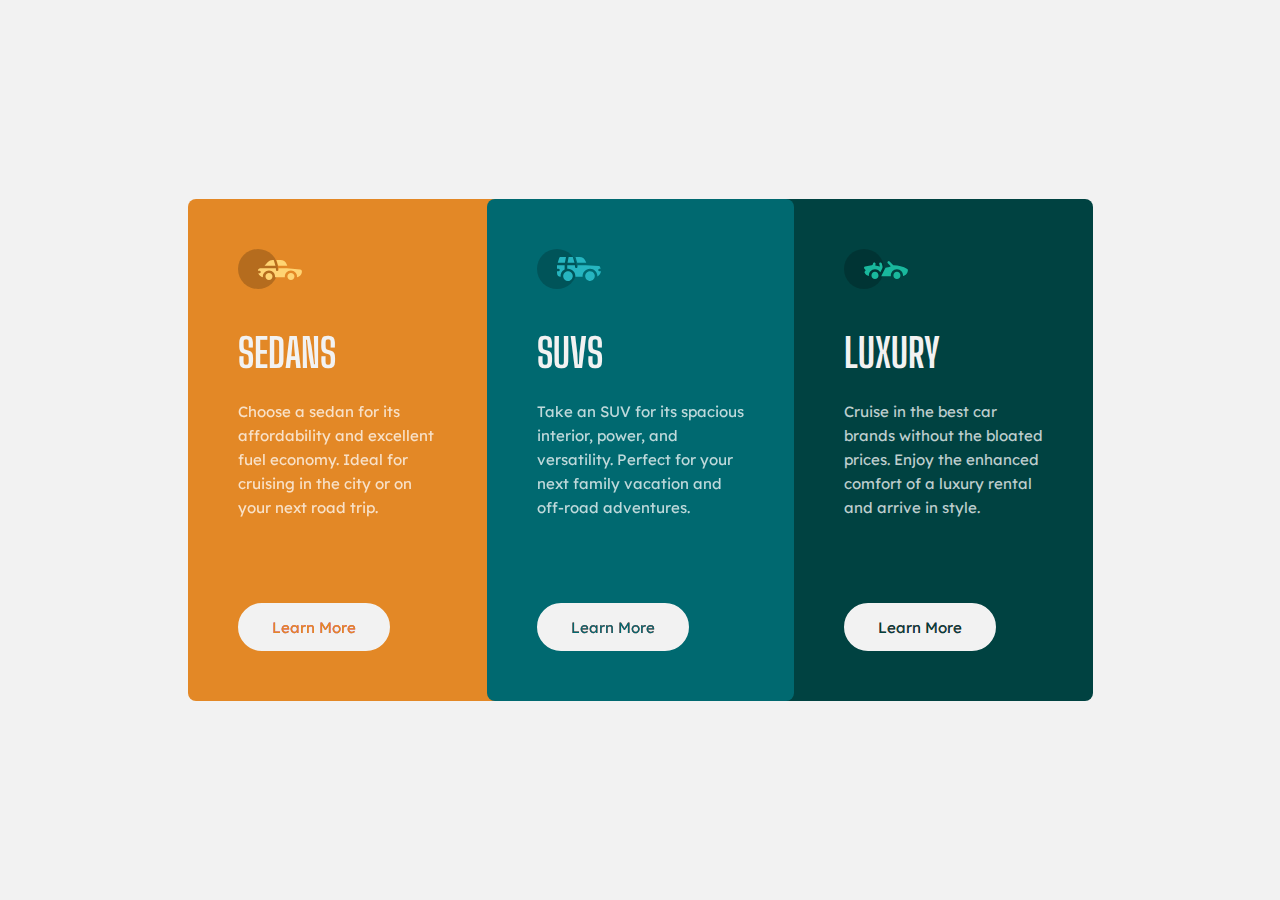
<file: index.html>
<!DOCTYPE html>
<html lang="en">
  <head>
    <meta charset="UTF-8" />
    <meta name="viewport" content="width=device-width, initial-scale=1.0" />
    <!-- displays site properly based on user's device -->

    <link
      rel="icon"
      type="image/png"
      sizes="32x32"
      href="./images/favicon-32x32.png"
    />
    <link rel="stylesheet" href="style.css" />

    <title>Frontend Mentor | 3-column preview card component</title>

    <!-- Feel free to remove these styles or customise in your own stylesheet 👍 -->
    <style>
      .attribution {
        font-size: 11px;
        text-align: center;
      }
      .attribution a {
        color: hsl(228, 45%, 44%);
      }
    </style>
  </head>
  <body>
    <main>
      <article>
        <img src="./images/icon-sedans.svg" alt="" width="64" height="40" />
        <h2>Sedans</h2>
        <p>
          Choose a sedan for its affordability and excellent fuel economy. Ideal
          for cruising in the city or on your next road trip.
        </p>
        <a href="#">Learn More</a>
      </article>

      <article>
        <img src="./images/icon-suvs.svg" alt="" width="64" height="40" />
        <h2>SUVS</h2>
        <p>
          Take an SUV for its spacious interior, power, and versatility. Perfect
          for your next family vacation and off-road adventures.
        </p>
        <a href="#">Learn More</a>
      </article>

      <article>
        <img src="./images/icon-luxury.svg" alt="" width="64" height="40" />
        <h2>Luxury</h2>
        <p>
          Cruise in the best car brands without the bloated prices. Enjoy the
          enhanced comfort of a luxury rental and arrive in style.
        </p>
        <a href="#">Learn More</a>
      </article>
    </main>

    <!-- <div class="attribution">
      Challenge by
      <a href="https://www.frontendmentor.io?ref=challenge" target="_blank"
        >Frontend Mentor</a
      >. Coded by <a href="#">Your Name Here</a> -->
    </div>
  </body>
</html>
</file>
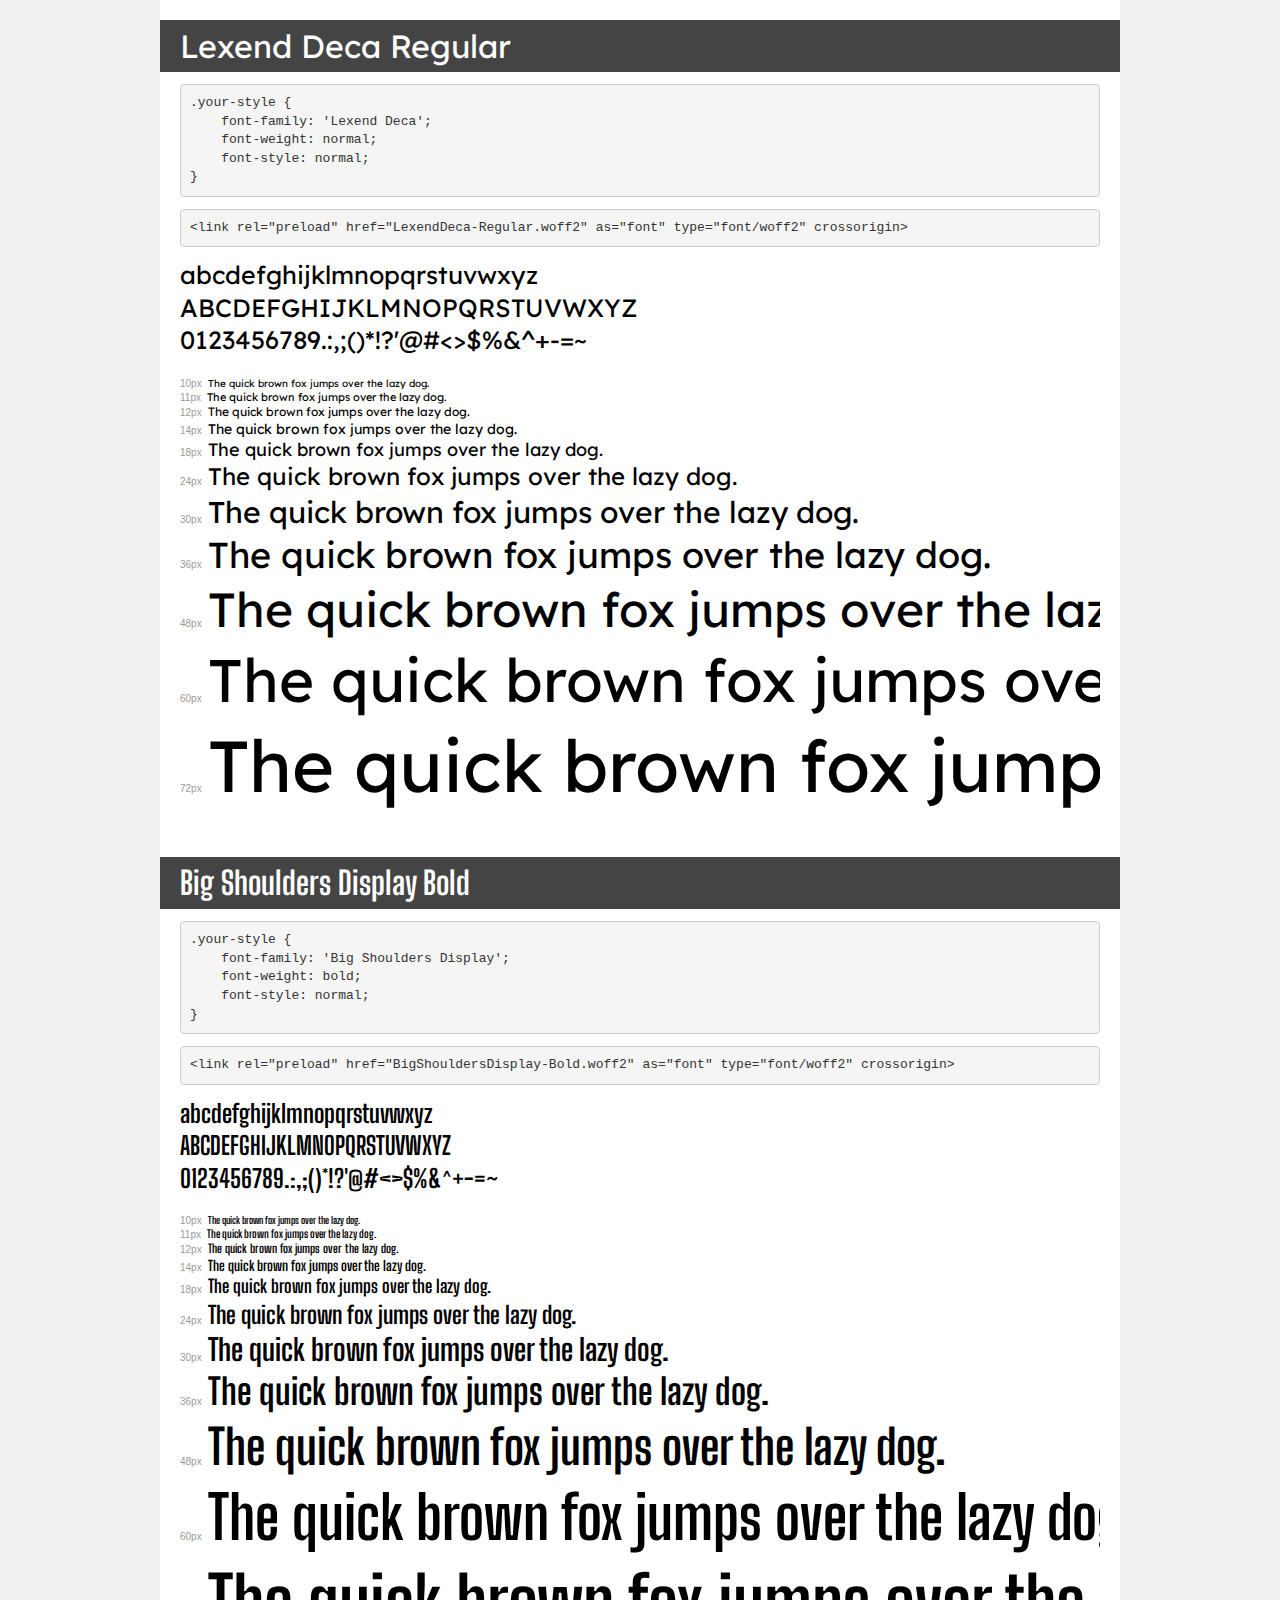
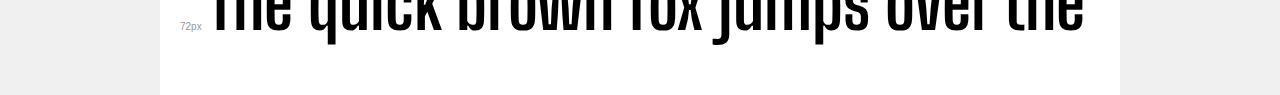
<file: fonts/demo.html>
<!DOCTYPE html>
<html lang="en">
<head>
    <meta charset="utf-8">
    <meta http-equiv="X-UA-Compatible" content="IE=edge">
    <meta name="viewport" content="width=device-width, initial-scale=1">
    <meta name="robots" content="noindex, noarchive">
    <meta name="format-detection" content="telephone=no">
    <title>Transfonter demo</title>
    <link href="stylesheet.css" rel="stylesheet">
    <style>
        /*
        http://meyerweb.com/eric/tools/css/reset/
        v2.0 | 20110126
        License: none (public domain)
        */
        html, body, div, span, applet, object, iframe,
        h1, h2, h3, h4, h5, h6, p, blockquote, pre,
        a, abbr, acronym, address, big, cite, code,
        del, dfn, em, img, ins, kbd, q, s, samp,
        small, strike, strong, sub, sup, tt, var,
        b, u, i, center,
        dl, dt, dd, ol, ul, li,
        fieldset, form, label, legend,
        table, caption, tbody, tfoot, thead, tr, th, td,
        article, aside, canvas, details, embed,
        figure, figcaption, footer, header, hgroup,
        menu, nav, output, ruby, section, summary,
        time, mark, audio, video {
            margin: 0;
            padding: 0;
            border: 0;
            font-size: 100%;
            font: inherit;
            vertical-align: baseline;
        }
        /* HTML5 display-role reset for older browsers */
        article, aside, details, figcaption, figure,
        footer, header, hgroup, menu, nav, section {
            display: block;
        }
        body {
            line-height: 1;
        }
        ol, ul {
            list-style: none;
        }
        blockquote, q {
            quotes: none;
        }
        blockquote:before, blockquote:after,
        q:before, q:after {
            content: '';
            content: none;
        }
        table {
            border-collapse: collapse;
            border-spacing: 0;
        }
        /* demo styles */
        body {
            background: #f0f0f0;
            color: #000;
        }
        .page {
            background: #fff;
            width: 920px;
            margin: 0 auto;
            padding: 20px 20px 0 20px;
            overflow: hidden;
        }
        .font-container {
            overflow-x: auto;
            overflow-y: hidden;
            margin-bottom: 40px;
            line-height: 1.3;
            white-space: nowrap;
            padding-bottom: 5px;
        }
        h1 {
            position: relative;
            background: #444;
            font-size: 32px;
            color: #fff;
            padding: 10px 20px;
            margin: 0 -20px 12px -20px;
        }
        .letters {
            font-size: 25px;
            margin-bottom: 20px;
        }
        .s10:before {
            content: '10px';
        }
        .s11:before {
            content: '11px';
        }
        .s12:before {
            content: '12px';
        }
        .s14:before {
            content: '14px';
        }
        .s18:before {
            content: '18px';
        }
        .s24:before {
            content: '24px';
        }
        .s30:before {
            content: '30px';
        }
        .s36:before {
            content: '36px';
        }
        .s48:before {
            content: '48px';
        }
        .s60:before {
            content: '60px';
        }
        .s72:before {
            content: '72px';
        }
        .s10:before, .s11:before, .s12:before, .s14:before,
        .s18:before, .s24:before, .s30:before, .s36:before,
        .s48:before, .s60:before, .s72:before {
            font-family: Arial, sans-serif;
            font-size: 10px;
            font-weight: normal;
            font-style: normal;
            color: #999;
            padding-right: 6px;
        }
        pre {
            display: block;
            padding: 9px;
            margin: 0 0 12px;
            font-family: Monaco, Menlo, Consolas, "Courier New", monospace;
            font-size: 13px;
            line-height: 1.428571429;
            color: #333;
            font-weight: normal;
            font-style: normal;
            background-color: #f5f5f5;
            border: 1px solid #ccc;
            overflow-x: auto;
            border-radius: 4px;
        }
        /* responsive */
        @media (max-width: 959px) {
            .page {
                width: auto;
                margin: 0;
            }
        }
    </style>
</head>
<body>
<div class="page">
    <div class="demo">
        <h1 style="font-family: 'Lexend Deca'; font-weight: normal; font-style: normal;">Lexend Deca Regular</h1>
        <pre title="Usage">.your-style {
    font-family: 'Lexend Deca';
    font-weight: normal;
    font-style: normal;
}</pre>
        <pre title="Preload (optional)">
&lt;link rel=&quot;preload&quot; href=&quot;LexendDeca-Regular.woff2&quot; as=&quot;font&quot; type=&quot;font/woff2&quot; crossorigin&gt;</pre>
        <div class="font-container" style="font-family: 'Lexend Deca'; font-weight: normal; font-style: normal;">
            <p class="letters">
                abcdefghijklmnopqrstuvwxyz<br>
ABCDEFGHIJKLMNOPQRSTUVWXYZ<br>
                0123456789.:,;()*!?'@#&lt;&gt;$%&^+-=~
            </p>
            <p class="s10" style="font-size: 10px;">The quick brown fox jumps over the lazy dog.</p>
            <p class="s11" style="font-size: 11px;">The quick brown fox jumps over the lazy dog.</p>
            <p class="s12" style="font-size: 12px;">The quick brown fox jumps over the lazy dog.</p>
            <p class="s14" style="font-size: 14px;">The quick brown fox jumps over the lazy dog.</p>
            <p class="s18" style="font-size: 18px;">The quick brown fox jumps over the lazy dog.</p>
            <p class="s24" style="font-size: 24px;">The quick brown fox jumps over the lazy dog.</p>
            <p class="s30" style="font-size: 30px;">The quick brown fox jumps over the lazy dog.</p>
            <p class="s36" style="font-size: 36px;">The quick brown fox jumps over the lazy dog.</p>
            <p class="s48" style="font-size: 48px;">The quick brown fox jumps over the lazy dog.</p>
            <p class="s60" style="font-size: 60px;">The quick brown fox jumps over the lazy dog.</p>
            <p class="s72" style="font-size: 72px;">The quick brown fox jumps over the lazy dog.</p>
        </div>
    </div>

    <div class="demo">
        <h1 style="font-family: 'Big Shoulders Display'; font-weight: bold; font-style: normal;">Big Shoulders Display Bold</h1>
        <pre title="Usage">.your-style {
    font-family: 'Big Shoulders Display';
    font-weight: bold;
    font-style: normal;
}</pre>
        <pre title="Preload (optional)">
&lt;link rel=&quot;preload&quot; href=&quot;BigShouldersDisplay-Bold.woff2&quot; as=&quot;font&quot; type=&quot;font/woff2&quot; crossorigin&gt;</pre>
        <div class="font-container" style="font-family: 'Big Shoulders Display'; font-weight: bold; font-style: normal;">
            <p class="letters">
                abcdefghijklmnopqrstuvwxyz<br>
ABCDEFGHIJKLMNOPQRSTUVWXYZ<br>
                0123456789.:,;()*!?'@#&lt;&gt;$%&^+-=~
            </p>
            <p class="s10" style="font-size: 10px;">The quick brown fox jumps over the lazy dog.</p>
            <p class="s11" style="font-size: 11px;">The quick brown fox jumps over the lazy dog.</p>
            <p class="s12" style="font-size: 12px;">The quick brown fox jumps over the lazy dog.</p>
            <p class="s14" style="font-size: 14px;">The quick brown fox jumps over the lazy dog.</p>
            <p class="s18" style="font-size: 18px;">The quick brown fox jumps over the lazy dog.</p>
            <p class="s24" style="font-size: 24px;">The quick brown fox jumps over the lazy dog.</p>
            <p class="s30" style="font-size: 30px;">The quick brown fox jumps over the lazy dog.</p>
            <p class="s36" style="font-size: 36px;">The quick brown fox jumps over the lazy dog.</p>
            <p class="s48" style="font-size: 48px;">The quick brown fox jumps over the lazy dog.</p>
            <p class="s60" style="font-size: 60px;">The quick brown fox jumps over the lazy dog.</p>
            <p class="s72" style="font-size: 72px;">The quick brown fox jumps over the lazy dog.</p>
        </div>
    </div>

</div>
</body>
</html>
</file>
<file: style.css>
/*--------------------------------*/
/*VARIABLES-----------------------*/
:root {
  --color-bright-orange: hsl(31, 77%, 52%);
  --color-dark-cyan: hsl(184, 100%, 22%);
  --color-very-dark-cyan: hsl(179, 100%, 13%);
  --color-gray-light: #f2f2f2;

  --font-fallback: system-ui, -apple-system, BlinkMacSystemFont, 'Segoe UI',
    Roboto, Oxygen, Ubuntu, Cantarell, 'Open Sans', 'Helvetica Neue', sans-serif;
  --font-primary: 'Lexend Deca', var(--font-fallback);
  --font-secondary: 'Big Shoulders Display', var(--font-fallback);
}

/*--------------------------------*/
/*FONTS                           */
/*--------------------------------*/

@font-face {
  font-family: 'Big Shoulders Display';
  font-style: normal;
  font-weight: 700;
  font-display: swap;
  src: url(./fonts/rep/big-shoulders-display-bold.woff2) format('woff2');
  unicode-range: U+0000-00FF, U+0131, U+0152-0153, U+02BB-02BC, U+02C6, U+02DA,
    U+02DC, U+2000-206F, U+2074, U+20AC, U+2122, U+2191, U+2193, U+2212, U+2215,
    U+FEFF, U+FFFD;
}

@font-face {
  font-family: 'Lexend Deca';
  font-style: normal;
  font-weight: 400;
  font-display: swap;
  src: url(./fonts/rep/lexend-deca-regular.woff2) format('woff2');
  unicode-range: U+0000-00FF, U+0131, U+0152-0153, U+02BB-02BC, U+02C6, U+02DA,
    U+02DC, U+2000-206F, U+2074, U+20AC, U+2122, U+2191, U+2193, U+2212, U+2215,
    U+FEFF, U+FFFD;
}

/*--------------------------------*/
/*BASE STYLES                     */
/*--------------------------------*/

*,
*::before,
*::after {
  box-sizing: border-box;
}

@media (prefers-reduced-motion: reduce) {
  *,
  *::before,
  *::after {
    animation-duration: 0.01ms !important;
    animation-iteration-count: 1 !important;
    transition-duration: 0.01ms !important;
  }
}

body {
  margin: unset;
  display: grid;
  background-color: var(--color-gray-light);
  place-items: center;
  min-height: 100vh;
  -webkit-text-size-adjust: none;
  text-size-adjust: none;
  font: 400 15px/1.6 var(--font-primary);
}

main {
  padding: 1rem;
}

h2 {
  font: 700 40px/1.1 var(--font-secondary);
  text-transform: uppercase;
  color: var(--color-gray-light);
  margin-block: 2.1875rem 1.5625rem;
}

p {
  color: hsla(0, 0%, 100%, 0.75);
  margin-block: 0 1.5625rem;
}

a {
  background-color: var(--color-gray-light);
  height: 3rem;
  padding-inline: 2rem;
  display: inline-block;
  line-height: calc(3rem - 2px);
  border-radius: 3rem;
  text-decoration: none;
  mix-blend-mode: lighten;
  color: black;
  border: 2px solid var(--color-gray-light);
  transition: background-color 0.15s linear, color 0.15s linear;
}

a:hover,
a:focus {
  background-color: transparent;
  color: var(--color-gray-light);
  outline: none;
}

@media (min-width: 59.375rem) {
  main {
    display: flex;
  }

  p {
    margin-block: 0 5.1875rem;
  }
}

/*--------------------------------*/
/*CARDS                           */
/*--------------------------------*/

article {
  --radius: 8px;

  background-color: var(--background);
  padding: 3.125rem;
  max-width: 20.4375rem;
  border-radius: var(--border-radius, var(--radius));
  position: relative;
}

article:nth-child(1) {
  --background: var(--color-bright-orange);
  --border-radius: var(--radius) var(--radius) 0 0;
  padding-bottom: calc(3.125rem + var(--radius));
}

article:nth-child(2) {
  --background: var(--color-dark-cyan);
  margin-block: calc(var(--radius) * -1);
  z-index: 2;
}

article:nth-child(3) {
  --background: var(--color-very-dark-cyan);
  --border-radius: 0 0 var(--radius) var(--radius);
  padding-top: calc(3.125rem + var(--radius));
}

@media (min-width: 59.375rem) {
  article {
    min-height: 31.25rem;
    max-width: 19.1875rem;
  }

  article:nth-child(1) {
    --border-radius: var(--radius) 0 0 var(--radius);
    padding-bottom: 3.125rem;
    padding-right: calc(3.125rem + var(--radius));
  }

  article:nth-child(2) {
    margin: 0 calc(var(--radius) * -1);
  }

  article:nth-child(3) {
    --border-radius: 0 var(--radius) var(--radius) 0;
    padding-top: 3.125rem;
    padding-left: calc(3.125rem + var(--radius));
  }
}
</file>
<file: fonts/stylesheet.css>
@font-face {
    font-family: 'Lexend Deca';
    src: url('LexendDeca-Regular.woff2') format('woff2');
    font-weight: normal;
    font-style: normal;
    font-display: swap;
}

@font-face {
    font-family: 'Big Shoulders Display';
    src: url('BigShouldersDisplay-Bold.woff2') format('woff2');
    font-weight: bold;
    font-style: normal;
    font-display: swap;
}
</file>
